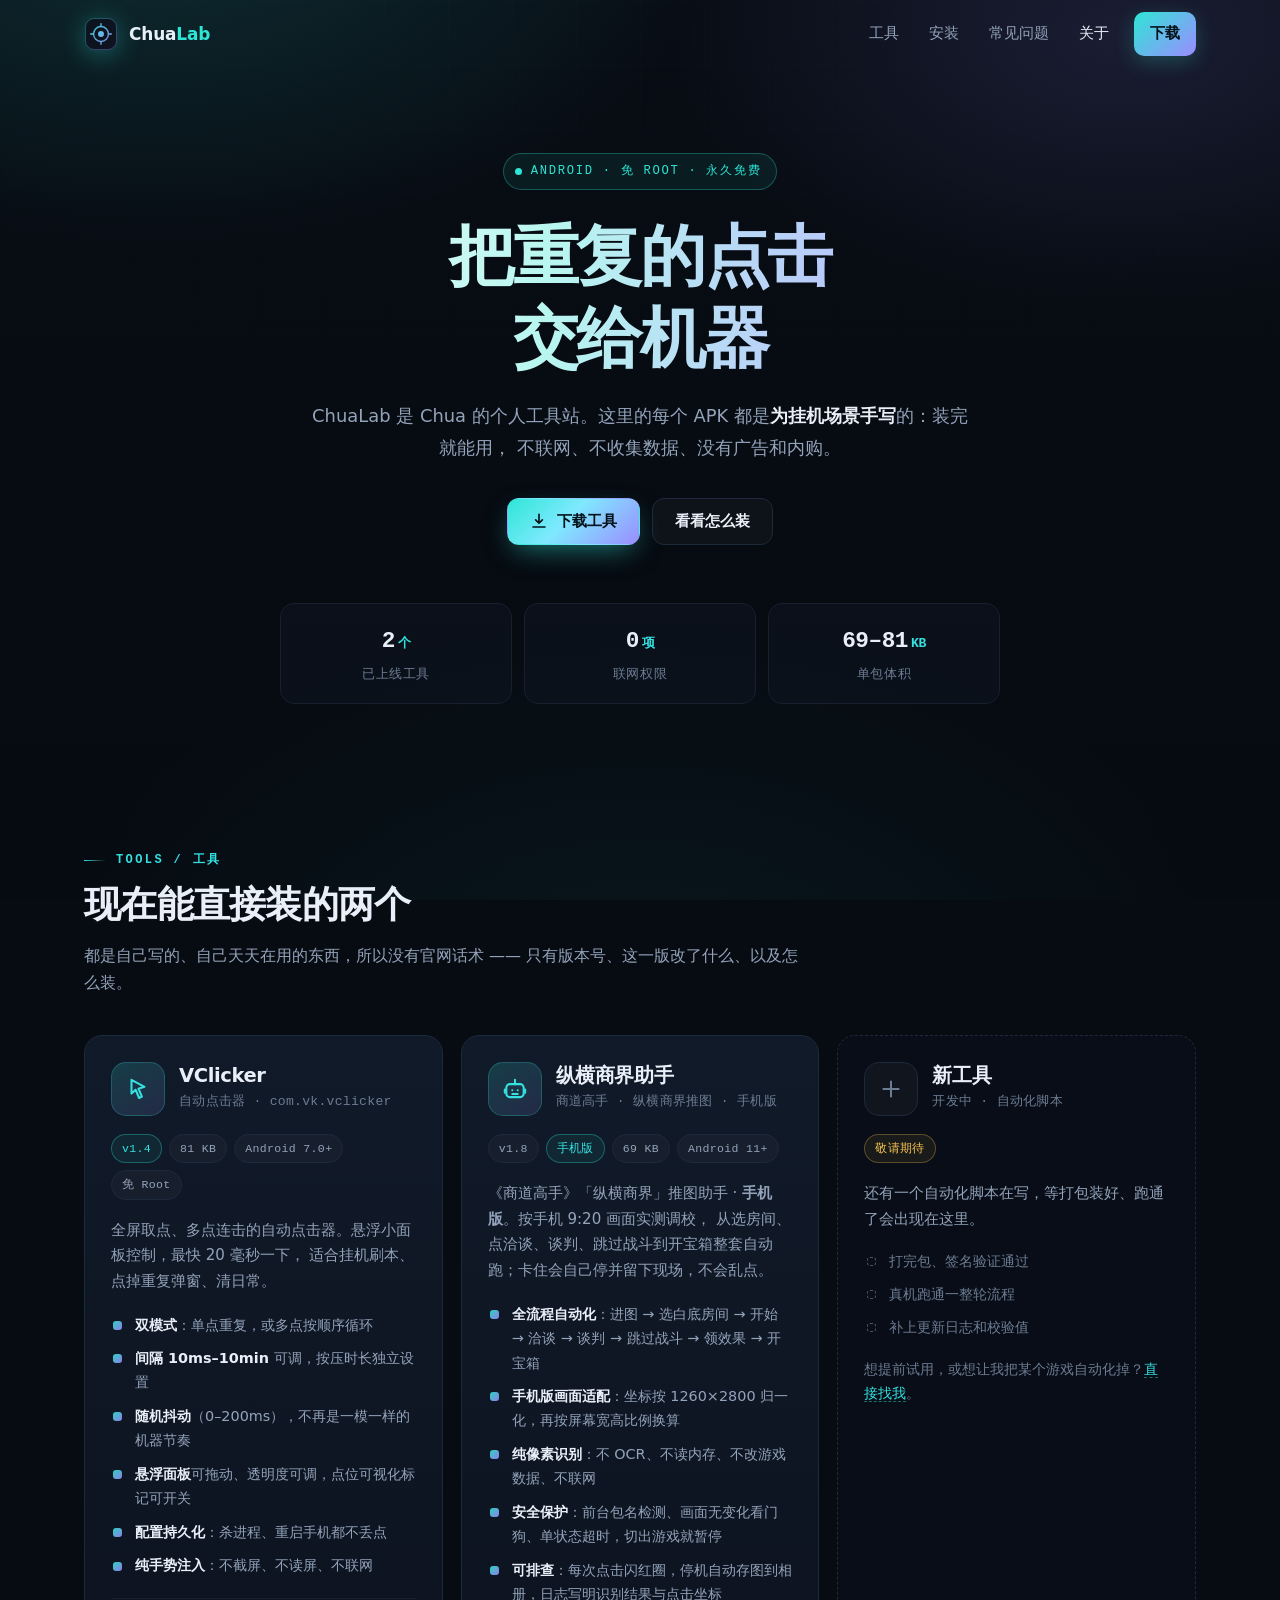
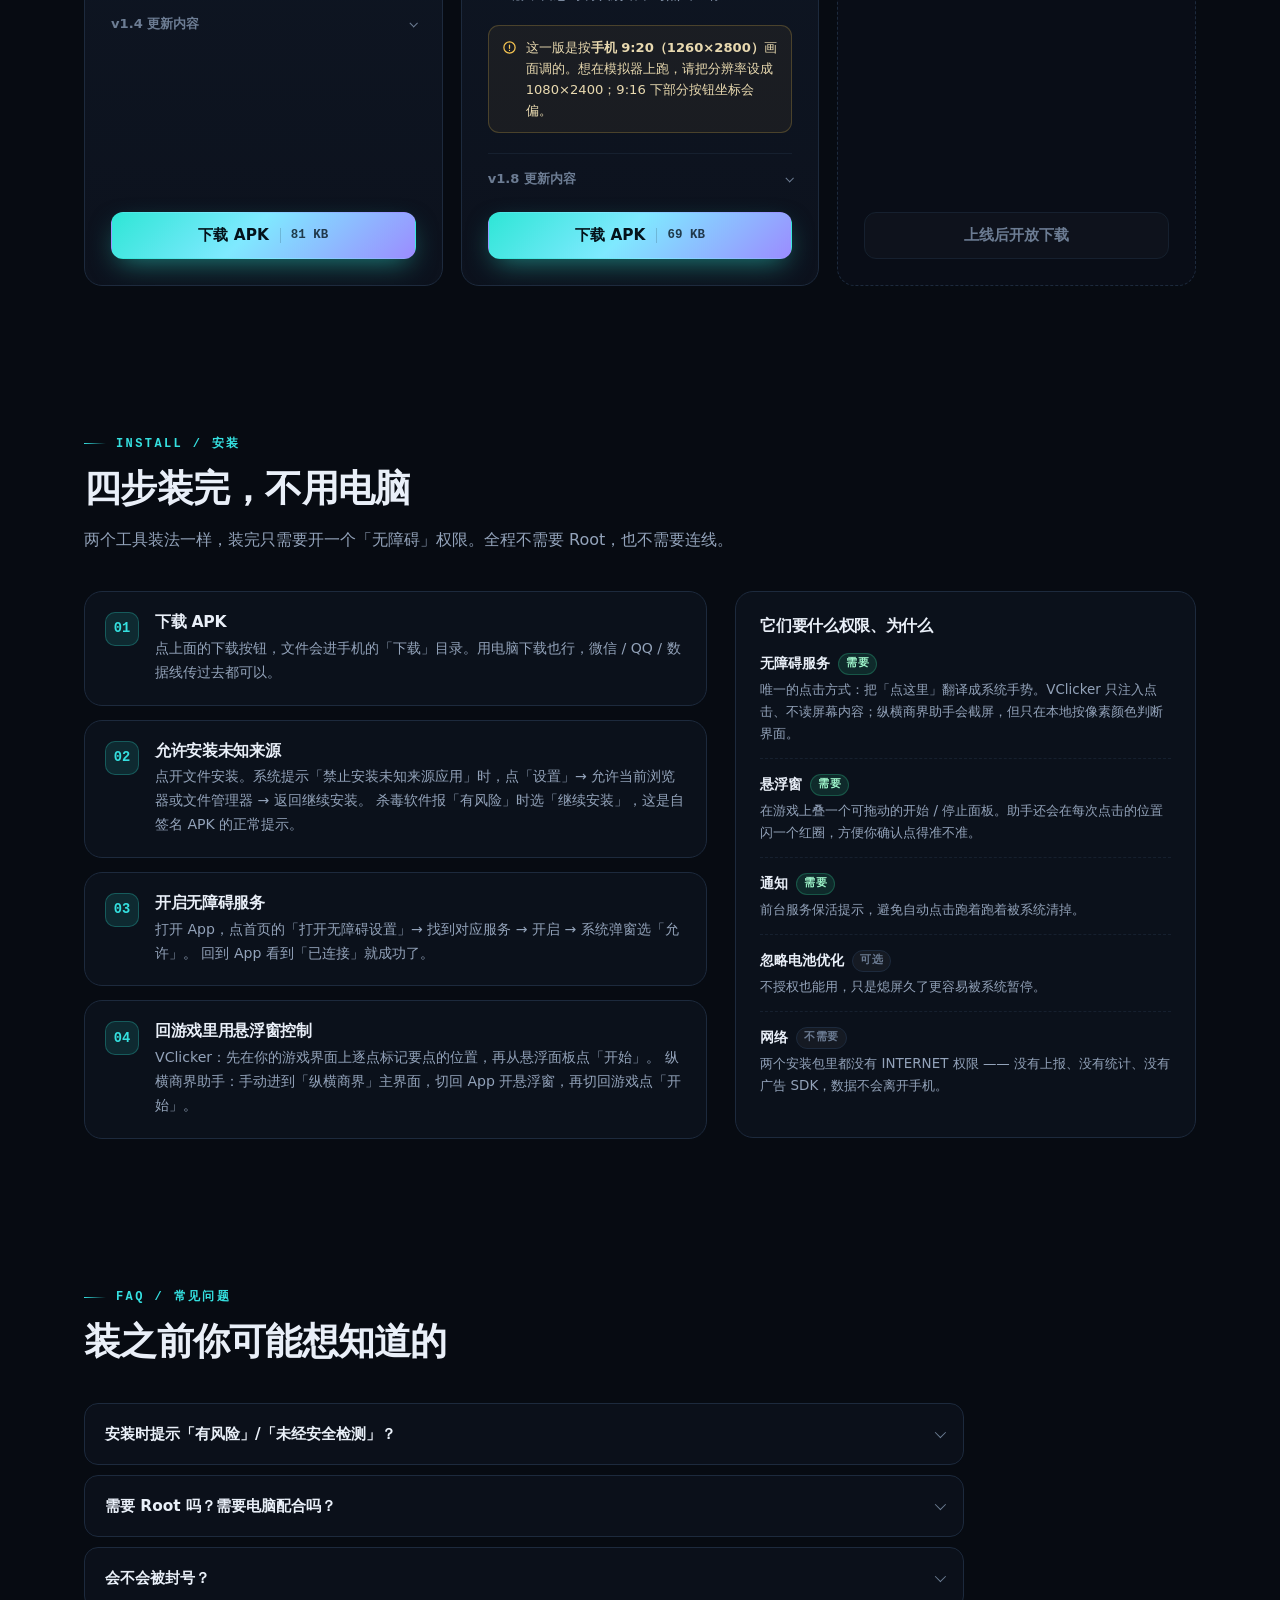
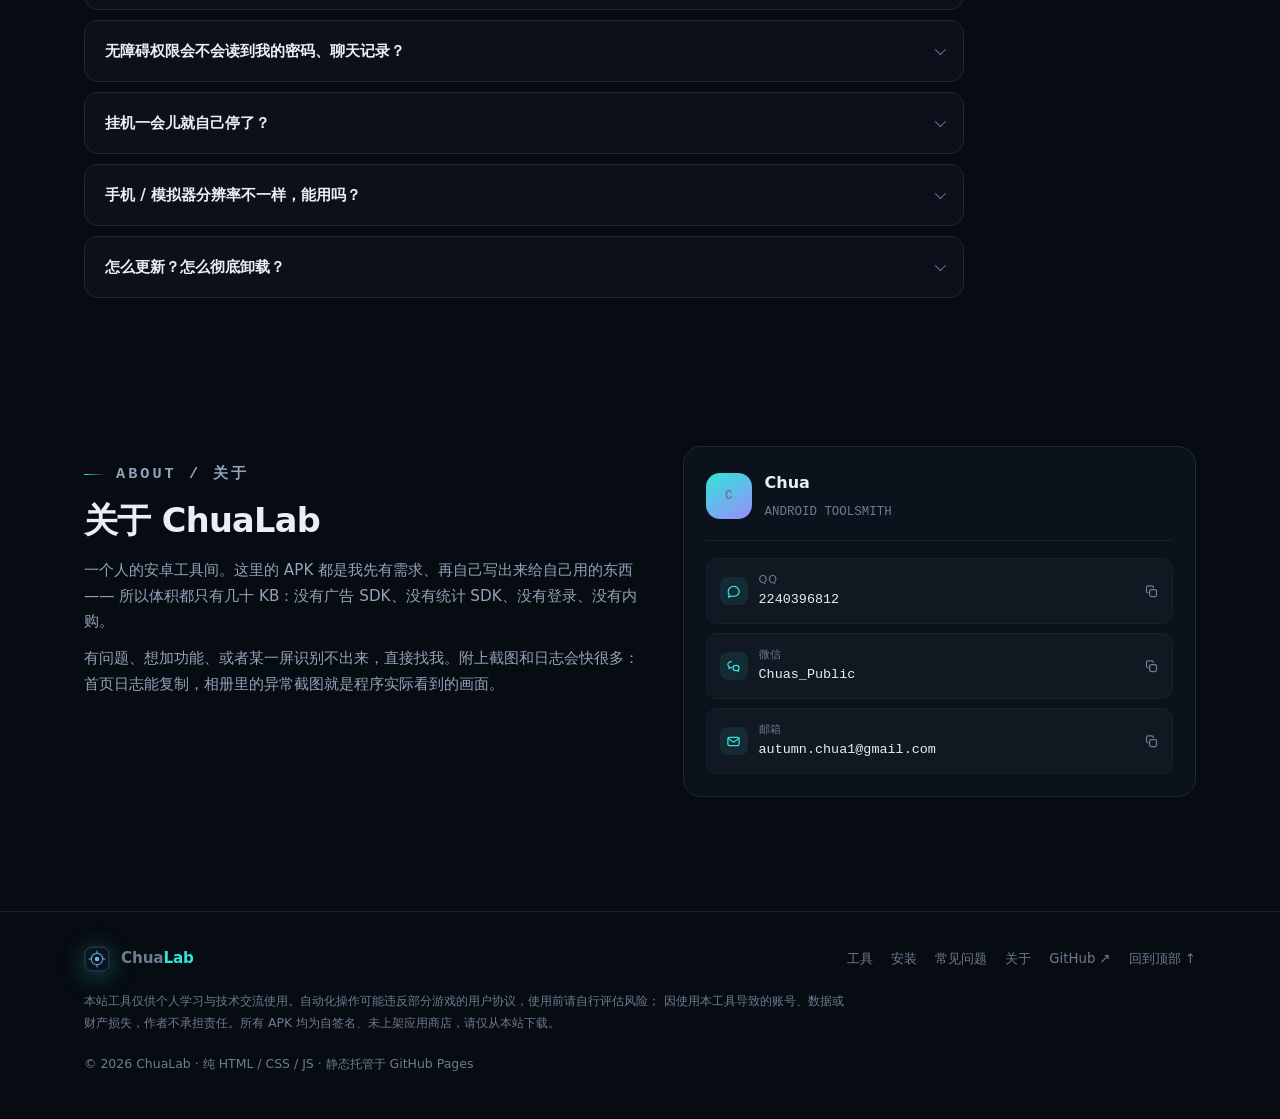
<file: index.html>
<!DOCTYPE html>
<html lang="zh-CN">
<head>
<meta charset="utf-8">
<meta name="viewport" content="width=device-width, initial-scale=1, viewport-fit=cover">
<title>ChuaLab — 安卓游戏工具站 | VClicker · 纵横商界助手</title>
<meta name="description" content="ChuaLab 是 Chua 的个人安卓工具站：免 Root 的自动点击器 VClicker，以及《商道高手》纵横商界推图助手。全部免费、无广告、不联网，APK 直接下载。">
<meta name="theme-color" content="#070b12">
<meta name="color-scheme" content="dark">
<meta name="author" content="Chua">
<link rel="canonical" href="https://robot-chua.github.io/">
<meta property="og:type" content="website">
<meta property="og:site_name" content="ChuaLab">
<meta property="og:url" content="https://robot-chua.github.io/">
<meta property="og:title" content="ChuaLab — 安卓游戏工具站">
<meta property="og:description" content="免 Root 的自动点击器 VClicker、纵横商界推图助手。免费、无广告、不联网，APK 直接下载。">
<meta property="og:image" content="https://robot-chua.github.io/assets/og.png">
<meta property="og:image:width" content="1200">
<meta property="og:image:height" content="630">
<meta property="og:locale" content="zh_CN">
<meta name="twitter:card" content="summary">
<script>document.documentElement.classList.add('js');</script>
<link rel="icon" href="assets/logo.svg" type="image/svg+xml">
<link rel="stylesheet" href="assets/style.css">
<script type="application/ld+json">
{
  "@context": "https://schema.org",
  "@graph": [
    {
      "@type": "WebSite",
      "name": "ChuaLab",
      "url": "https://robot-chua.github.io/",
      "inLanguage": "zh-CN",
      "description": "个人安卓游戏工具站，提供免 Root 的自动点击器与游戏自动化助手。"
    },
    {
      "@type": "SoftwareApplication",
      "name": "VClicker",
      "alternateName": "V点器",
      "applicationCategory": "UtilitiesApplication",
      "operatingSystem": "Android 7.0+",
      "softwareVersion": "1.4",
      "offers": { "@type": "Offer", "price": "0", "priceCurrency": "CNY" },
      "fileSize": "81KB",
      "description": "多点标记、单点重复与顺序循环双模式的安卓自动点击器，间隔最快 20ms，支持随机抖动与悬浮面板。"
    },
    {
      "@type": "SoftwareApplication",
      "name": "纵横商界助手",
      "applicationCategory": "UtilitiesApplication",
      "operatingSystem": "Android 11+",
      "softwareVersion": "1.8",
      "offers": { "@type": "Offer", "price": "0", "priceCurrency": "CNY" },
      "fileSize": "69KB",
      "description": "《商道高手》纵横商界的推图自动化助手，纯像素识别 + 无障碍点击，免 Root。"
    }
  ]
}
</script>
</head>
<body>
<a class="skip-link" href="#tools">跳到工具列表</a>

<!-- ============================ 顶栏 ============================ -->
<header class="site-header">
  <div class="wrap header-inner">
    <a class="brand" href="#top" aria-label="ChuaLab 首页">
      <img class="brand-mark" src="assets/logo.svg" alt="" width="34" height="34" decoding="async">
      <span class="brand-name">Chua<b>Lab</b></span>
    </a>

    <nav class="nav" id="nav" aria-label="主导航">
      <a href="#tools">工具</a>
      <a href="#install">安装</a>
      <a href="#faq">常见问题</a>
      <a href="#about">关于</a>
      <a class="nav-cta" href="#tools">下载</a>
    </nav>

    <button class="nav-toggle" type="button" aria-expanded="false" aria-controls="nav" aria-label="打开菜单">
      <svg viewBox="0 0 24 24" fill="none" stroke="currentColor" stroke-width="2" stroke-linecap="round" aria-hidden="true">
        <path d="M4 7h16M4 12h16M4 17h16"/>
      </svg>
    </button>
  </div>
</header>

<main id="top">

  <!-- ============================ 首屏 ============================ -->
  <section class="hero">
    <div class="wrap">
      <p class="hero-badge"><span class="dot" aria-hidden="true"></span>Android · 免 Root · 永久免费</p>
      <h1>把重复的点击<br>交给机器</h1>
      <p class="hero-sub">
        ChuaLab 是 Chua 的个人工具站。这里的每个 APK 都是<strong>为挂机场景手写</strong>的：装完就能用，
        不联网、不收集数据、没有广告和内购。
      </p>

      <div class="hero-actions">
        <a class="btn btn-primary" href="#tools">
          <svg viewBox="0 0 24 24" fill="none" stroke="currentColor" stroke-width="2.2" stroke-linecap="round" stroke-linejoin="round" aria-hidden="true">
            <path d="M12 3v12m0 0 4.5-4.5M12 15l-4.5-4.5M4 20h16"/>
          </svg>
          下载工具
        </a>
        <a class="btn btn-ghost" href="#install">看看怎么装</a>
      </div>

      <ul class="hero-stats">
        <li><span class="num">2<em>个</em></span><span class="lab">已上线工具</span></li>
        <li><span class="num">0<em>项</em></span><span class="lab">联网权限</span></li>
        <li><span class="num">69–81<em>KB</em></span><span class="lab">单包体积</span></li>
      </ul>
    </div>
  </section>

  <!-- ============================ 工具 ============================ -->
  <section class="section" id="tools">
    <div class="wrap">
      <div class="section-head reveal">
        <p class="eyebrow">Tools / 工具</p>
        <h2>现在能直接装的两个</h2>
        <p class="lead">
          都是自己写的、自己天天在用的东西，所以没有官网话术 —— 只有版本号、这一版改了什么、以及怎么装。
        </p>
      </div>

      <div class="grid grid-tools">

        <!-- ------------------------------ VClicker ------------------------------ -->
        <article class="card reveal">
          <div class="card-head">
            <div class="tool-icon" aria-hidden="true">
              <svg viewBox="0 0 24 24" fill="none" stroke="currentColor" stroke-width="1.9" stroke-linecap="round" stroke-linejoin="round">
                <path d="M6 3.5 18 10l-5.6 1.7L15.6 19l-2.6 1.3-3.2-7.6L6 16.2z"/>
              </svg>
            </div>
            <div class="tool-title">
              <h3>VClicker</h3>
              <p class="sub">自动点击器 · com.vk.vclicker</p>
            </div>
          </div>

          <div class="tag-row">
            <span class="tag is-accent">v1.4</span>
            <span class="tag">81 KB</span>
            <span class="tag">Android 7.0+</span>
            <span class="tag">免 Root</span>
          </div>

          <p class="card-desc">
            全屏取点、多点连击的自动点击器。悬浮小面板控制，最快 20 毫秒一下，
            适合挂机刷本、点掉重复弹窗、清日常。
          </p>

          <ul class="feature-list">
            <li><b>双模式</b>：单点重复，或多点按顺序循环</li>
            <li><b>间隔 10ms–10min</b> 可调，按压时长独立设置</li>
            <li><b>随机抖动</b>（0–200ms），不再是一模一样的机器节奏</li>
            <li><b>悬浮面板</b>可拖动、透明度可调，点位可视化标记可开关</li>
            <li><b>配置持久化</b>：杀进程、重启手机都不丢点</li>
            <li><b>纯手势注入</b>：不截屏、不读屏、不联网</li>
          </ul>

          <details class="changelog">
            <summary>v1.4 更新内容</summary>
            <div class="changelog-body">
              <ul>
                <li>默认参数提速到 20ms 间隔 / 10ms 按压，取消旧的 70ms 速度上限</li>
                <li>新增崩溃现场页：闪退时给出可复制的错误信息，不再是白屏</li>
                <li>旧安装升级后会自动迁移到新的快速默认值（之后以你改的为准）</li>
              </ul>
              <code class="hash">SHA-256 278dcef7baafee5d097243b099587561295865d72f85cc207bb19f9eb8088ee2</code>
            </div>
          </details>

          <div class="card-foot">
            <a class="btn btn-primary btn-block" href="downloads/VClicker-v1.4.apk" download>
              下载 APK<span class="btn-meta">81 KB</span>
            </a>
          </div>
        </article>

        <!-- -------------------------- 纵横商界助手 -------------------------- -->
        <article class="card reveal">
          <div class="card-head">
            <div class="tool-icon" aria-hidden="true">
              <svg viewBox="0 0 24 24" fill="none" stroke="currentColor" stroke-width="1.9" stroke-linecap="round" stroke-linejoin="round">
                <rect x="4" y="7.5" width="16" height="12" rx="3.2"/>
                <path d="M12 3.5v4M9.5 13.2v.02M14.5 13.2v.02M9.5 16.6h5"/>
                <path d="M2.6 12.5v3M21.4 12.5v3"/>
              </svg>
            </div>
            <div class="tool-title">
              <h3>纵横商界助手</h3>
              <p class="sub">商道高手 · 纵横商界推图 · 手机版</p>
            </div>
          </div>

          <div class="tag-row">
            <span class="tag">v1.8</span>
            <span class="tag is-accent">手机版</span>
            <span class="tag">69 KB</span>
            <span class="tag">Android 11+</span>
          </div>

          <p class="card-desc">
            《商道高手》「纵横商界」推图助手 · <b>手机版</b>。按手机 9:20 画面实测调校，
            从选房间、点洽谈、谈判、跳过战斗到开宝箱整套自动跑；卡住会自己停并留下现场，不会乱点。
          </p>

          <ul class="feature-list">
            <li><b>全流程自动化</b>：进图 → 选白底房间 → 开始 → 洽谈 → 谈判 → 跳过战斗 → 领效果 → 开宝箱</li>
            <li><b>手机版画面适配</b>：坐标按 1260×2800 归一化，再按屏幕宽高比例换算</li>
            <li><b>纯像素识别</b>：不 OCR、不读内存、不改游戏数据、不联网</li>
            <li><b>安全保护</b>：前台包名检测、画面无变化看门狗、单状态超时，切出游戏就暂停</li>
            <li><b>可排查</b>：每次点击闪红圈，停机自动存图到相册，日志写明识别结果与点击坐标</li>
          </ul>

          <div class="note">
            <svg viewBox="0 0 24 24" fill="none" stroke="currentColor" stroke-width="2" stroke-linecap="round" stroke-linejoin="round" aria-hidden="true">
              <path d="M12 8.2v5M12 16.6v.02"/><circle cx="12" cy="12" r="9"/>
            </svg>
            <span>这一版是按<b>手机 9:20（1260×2800）</b>画面调的。想在模拟器上跑，请把分辨率设成 1080×2400；9:16 下部分按钮坐标会偏。</span>
          </div>

          <details class="changelog">
            <summary>v1.8 更新内容</summary>
            <div class="changelog-body">
              <ul>
                <li>地图判定改成「陆地 + 海水」一起算，大片是海的地图不再报「未识别界面」</li>
                <li>大区列表 → 区域地图 → 公司架构 → 洽谈 / 谈判 → 跳过战斗 → 开宝箱，整条链路打通</li>
                <li>15 张手机截图实测界面判定全对（最低地图 0.39，最高非地图 0.12，阈值 0.25 很安全）</li>
              </ul>
              <code class="hash">SHA-256 27e9dd75332c2f8344dfabbd82e46109b5f33c24ec09d53207ca1e10249eeadb</code>
            </div>
          </details>

          <div class="card-foot">
            <a class="btn btn-primary btn-block" href="downloads/ZonghengHelper-v1.8.apk" download>
              下载 APK<span class="btn-meta">69 KB</span>
            </a>
          </div>
        </article>

        <!-- ----------------------------- 占位卡 ----------------------------- -->
        <article class="card is-soon reveal">
          <div class="card-head">
            <div class="tool-icon is-muted" aria-hidden="true">
              <svg viewBox="0 0 24 24" fill="none" stroke="currentColor" stroke-width="1.9" stroke-linecap="round" stroke-linejoin="round">
                <path d="M12 5v14M5 12h14"/>
              </svg>
            </div>
            <div class="tool-title">
              <h3>新工具</h3>
              <p class="sub">开发中 · 自动化脚本</p>
            </div>
          </div>

          <div class="tag-row">
            <span class="tag is-gold">敬请期待</span>
          </div>

          <p class="card-desc">
            还有一个自动化脚本在写，等打包装好、跑通了会出现在这里。
          </p>

          <ul class="soon-list">
            <li>打完包、签名验证通过</li>
            <li>真机跑通一整轮流程</li>
            <li>补上更新日志和校验值</li>
          </ul>

          <p class="card-desc soon-hint">想提前试用，或想让我把某个游戏自动化掉？<a href="#about">直接找我</a>。</p>

          <div class="card-foot">
            <span class="btn btn-block is-disabled" aria-disabled="true">上线后开放下载</span>
          </div>
        </article>

      </div>
    </div>
  </section>

  <!-- ============================ 安装 ============================ -->
  <section class="section" id="install">
    <div class="wrap">
      <div class="section-head reveal">
        <p class="eyebrow">Install / 安装</p>
        <h2>四步装完，不用电脑</h2>
        <p class="lead">两个工具装法一样，装完只需要开一个「无障碍」权限。全程不需要 Root，也不需要连线。</p>
      </div>

      <div class="split">
        <ol class="steps reveal">
          <li class="step">
            <span class="step-num">01</span>
            <div>
              <h3>下载 APK</h3>
              <p>点上面的下载按钮，文件会进手机的「下载」目录。用电脑下载也行，微信 / QQ / 数据线传过去都可以。</p>
            </div>
          </li>
          <li class="step">
            <span class="step-num">02</span>
            <div>
              <h3>允许安装未知来源</h3>
              <p>点开文件安装。系统提示「禁止安装未知来源应用」时，点「设置」→ 允许当前浏览器或文件管理器 → 返回继续安装。
                 杀毒软件报「有风险」时选「继续安装」，这是自签名 APK 的正常提示。</p>
            </div>
          </li>
          <li class="step">
            <span class="step-num">03</span>
            <div>
              <h3>开启无障碍服务</h3>
              <p>打开 App，点首页的「打开无障碍设置」→ 找到对应服务 → 开启 → 系统弹窗选「允许」。
                 回到 App 看到「已连接」就成功了。</p>
            </div>
          </li>
          <li class="step">
            <span class="step-num">04</span>
            <div>
              <h3>回游戏里用悬浮窗控制</h3>
              <p>VClicker：先在你的游戏界面上逐点标记要点的位置，再从悬浮面板点「开始」。
                 纵横商界助手：手动进到「纵横商界」主界面，切回 App 开悬浮窗，再切回游戏点「开始」。</p>
            </div>
          </li>
        </ol>

        <aside class="panel-box reveal">
          <h3>它们要什么权限、为什么</h3>
          <dl class="perm-list">
            <div class="perm">
              <dt>无障碍服务 <span class="dot-tag yes">需要</span></dt>
              <dd>唯一的点击方式：把「点这里」翻译成系统手势。VClicker 只注入点击、不读屏幕内容；纵横商界助手会截屏，但只在本地按像素颜色判断界面。</dd>
            </div>
            <div class="perm">
              <dt>悬浮窗 <span class="dot-tag yes">需要</span></dt>
              <dd>在游戏上叠一个可拖动的开始 / 停止面板。助手还会在每次点击的位置闪一个红圈，方便你确认点得准不准。</dd>
            </div>
            <div class="perm">
              <dt>通知 <span class="dot-tag yes">需要</span></dt>
              <dd>前台服务保活提示，避免自动点击跑着跑着被系统清掉。</dd>
            </div>
            <div class="perm">
              <dt>忽略电池优化 <span class="dot-tag no">可选</span></dt>
              <dd>不授权也能用，只是熄屏久了更容易被系统暂停。</dd>
            </div>
            <div class="perm">
              <dt>网络 <span class="dot-tag no">不需要</span></dt>
              <dd>两个安装包里都没有 INTERNET 权限 —— 没有上报、没有统计、没有广告 SDK，数据不会离开手机。</dd>
            </div>
          </dl>
        </aside>
      </div>
    </div>
  </section>

  <!-- ============================ 常见问题 ============================ -->
  <section class="section" id="faq">
    <div class="wrap">
      <div class="section-head reveal">
        <p class="eyebrow">FAQ / 常见问题</p>
        <h2>装之前你可能想知道的</h2>
      </div>

      <div class="faq reveal">
        <details class="faq-item">
          <summary>安装时提示「有风险」/「未经安全检测」？</summary>
          <div class="faq-body">
            <p>正常现象。APK 是自签名、没有上架任何应用商店，所以不会有厂商的安全认证和备案信息。点「继续安装 / 仍要安装」即可。</p>
            <p>如果你比较谨慎，可以<b>先断网再装</b>：两个 App 都没有联网权限，断网安装不影响任何功能，装完再联网。</p>
          </div>
        </details>

        <details class="faq-item">
          <summary>需要 Root 吗？需要电脑配合吗？</summary>
          <div class="faq-body">
            <p>都不需要。全部基于安卓系统的无障碍服务（AccessibilityService）实现，用的是系统公开能力：截屏 + 注入点击手势。</p>
            <p>也不用装框架、不用开 USB 调试。手机或模拟器（MuMu、雷电等）都可以。</p>
          </div>
        </details>

        <details class="faq-item">
          <summary>会不会被封号？</summary>
          <div class="faq-body">
            <p><b>有风险。</b>这类工具本质上是模拟人手点击来做自动化，是否允许取决于游戏的用户协议。部分游戏会检测异常点击节奏并处罚。</p>
            <p>建议只在单机、自建或小号场景使用，并控制运行时长与频率。因使用本站工具导致的账号、数据或财产损失，作者不承担责任。</p>
          </div>
        </details>

        <details class="faq-item">
          <summary>无障碍权限会不会读到我的密码、聊天记录？</summary>
          <div class="faq-body">
            <p><b>VClicker</b>：只调用手势注入接口按坐标点击，不读取屏幕内容、不抓取界面文本。</p>
            <p><b>纵横商界助手</b>：会截屏，但图片只在内存里按像素颜色判断「当前是哪个界面」，不上传服务器、不会被读到屏幕上别的内容。只有你手动点「保存当前画面到相册」时才会写一张图，或异常停机时自动存一张到相册。</p>
            <p>两者都没有 INTERNET 权限，装完可以把手机流量 / Wi-Fi 关掉验证。</p>
          </div>
        </details>

        <details class="faq-item">
          <summary>挂机一会儿就自己停了？</summary>
          <div class="faq-body">
            <p>大概率是保护机制在起作用，而不是卡死：连续约 1 分钟画面完全没变化、同一界面卡超过 3 分钟、连续 9 次点房间都没反应，都会主动停机。</p>
            <p>打开 App 首页看日志最后几条，或看相册里自动保存的 <code>异常_*.png</code>。把那张图发给我，我按真实画面修识别规则。</p>
          </div>
        </details>

        <details class="faq-item">
          <summary>手机 / 模拟器分辨率不一样，能用吗？</summary>
          <div class="faq-body">
            <p><b>VClicker</b>：点位是你在自己屏幕上取的，天生适配任意分辨率。</p>
            <p><b>纵横商界助手</b>：坐标按 1260×2800 量、再按屏幕宽高比例换算，9:16 和 9:20 都支持；不过「公司架构」的 3×3 房间格仍建议 9:20。模拟器设成 1080×2400 最稳。</p>
          </div>
        </details>

        <details class="faq-item">
          <summary>怎么更新？怎么彻底卸载？</summary>
          <div class="faq-body">
            <p>直接安装新版本覆盖即可（签名一致），设置和点位都会保留，不用先卸载。</p>
            <p>卸载和普通 App 一样。助手写在 app 私有目录里的日志和截图，卸载时会一起清掉。</p>
          </div>
        </details>
      </div>
    </div>
  </section>

  <!-- ============================ 关于 ============================ -->
  <section class="section" id="about">
    <div class="wrap about">
      <div class="about-text reveal">
        <p class="eyebrow">About / 关于</p>
        <h2>关于 ChuaLab</h2>
        <p>
          一个人的安卓工具间。这里的 APK 都是我先有需求、再自己写出来给自己用的东西 ——
          所以体积都只有几十 KB：没有广告 SDK、没有统计 SDK、没有登录、没有内购。
        </p>
        <p>
          有问题、想加功能、或者某一屏识别不出来，直接找我。附上截图和日志会快很多：
          首页日志能复制，相册里的异常截图就是程序实际看到的画面。
        </p>
      </div>

      <aside class="contact-card reveal">
        <div class="who">
          <span class="avatar" aria-hidden="true">C</span>
          <div>
            <b>Chua</b>
            <span>ANDROID TOOLSMITH</span>
          </div>
        </div>
        <div class="contact-list">
          <button class="contact-row" type="button" data-copy="2240396812" aria-label="复制 QQ 号 2240396812">
            <span class="ico" aria-hidden="true">
              <svg viewBox="0 0 24 24" fill="none" stroke="currentColor" stroke-width="2" stroke-linecap="round" stroke-linejoin="round">
                <path d="M21 11.5a8.4 8.4 0 0 1-8.5 8.3 9 9 0 0 1-3.2-.6L4 21l1.2-3.7a8 8 0 0 1-1.7-5.1A8.4 8.4 0 0 1 12 4a8.4 8.4 0 0 1 9 7.5z"/>
              </svg>
            </span>
            <span class="info"><span class="lab">QQ</span><span class="val">2240396812</span></span>
            <span class="copy-hint" aria-hidden="true">
              <svg viewBox="0 0 24 24" fill="none" stroke="currentColor" stroke-width="2" stroke-linecap="round" stroke-linejoin="round">
                <rect x="9" y="9" width="11" height="11" rx="2.4"/><path d="M15 5.4A2.4 2.4 0 0 0 12.6 3H6.4A2.4 2.4 0 0 0 4 5.4v6.2A2.4 2.4 0 0 0 6.4 14"/>
              </svg>
            </span>
          </button>

          <button class="contact-row" type="button" data-copy="Chuas_Public" aria-label="复制微信号 Chuas_Public">
            <span class="ico" aria-hidden="true">
              <svg viewBox="0 0 24 24" fill="none" stroke="currentColor" stroke-width="2" stroke-linecap="round" stroke-linejoin="round">
                <path d="M8.5 4C5.4 4 3 6.1 3 8.7c0 1.5.8 2.8 2.1 3.7L4.6 15l2.5-1.3c.5.1 1 .2 1.5.2"/>
                <path d="M21 14.4c0-2.3-2.2-4.2-4.9-4.2s-4.9 1.9-4.9 4.2 2.2 4.2 4.9 4.2c.6 0 1.2-.1 1.7-.2L20 19.7l-.6-2.2c1-.8 1.6-1.9 1.6-3.1z"/>
              </svg>
            </span>
            <span class="info"><span class="lab">微信</span><span class="val">Chuas_Public</span></span>
            <span class="copy-hint" aria-hidden="true">
              <svg viewBox="0 0 24 24" fill="none" stroke="currentColor" stroke-width="2" stroke-linecap="round" stroke-linejoin="round">
                <rect x="9" y="9" width="11" height="11" rx="2.4"/><path d="M15 5.4A2.4 2.4 0 0 0 12.6 3H6.4A2.4 2.4 0 0 0 4 5.4v6.2A2.4 2.4 0 0 0 6.4 14"/>
              </svg>
            </span>
          </button>

          <button class="contact-row" type="button" data-copy="autumn.chua1@gmail.com" aria-label="复制邮箱 autumn.chua1@gmail.com">
            <span class="ico" aria-hidden="true">
              <svg viewBox="0 0 24 24" fill="none" stroke="currentColor" stroke-width="2" stroke-linecap="round" stroke-linejoin="round">
                <rect x="3" y="5.5" width="18" height="13" rx="2.6"/><path d="m3.8 7.2 7.1 5.2a2 2 0 0 0 2.2 0l7.1-5.2"/>
              </svg>
            </span>
            <span class="info"><span class="lab">邮箱</span><span class="val">autumn.chua1@gmail.com</span></span>
            <span class="copy-hint" aria-hidden="true">
              <svg viewBox="0 0 24 24" fill="none" stroke="currentColor" stroke-width="2" stroke-linecap="round" stroke-linejoin="round">
                <rect x="9" y="9" width="11" height="11" rx="2.4"/><path d="M15 5.4A2.4 2.4 0 0 0 12.6 3H6.4A2.4 2.4 0 0 0 4 5.4v6.2A2.4 2.4 0 0 0 6.4 14"/>
              </svg>
            </span>
          </button>
        </div>
      </aside>
    </div>
  </section>

</main>

<!-- ============================ 页脚 ============================ -->
<footer class="site-footer">
  <div class="wrap">
    <div class="footer-inner">
      <a class="brand" href="#top">
        <img class="brand-mark" src="assets/logo.svg" alt="" width="26" height="26" loading="lazy" decoding="async">
        <span class="brand-name">Chua<b>Lab</b></span>
      </a>
      <nav class="footer-links" aria-label="页脚导航">
        <a href="#tools">工具</a>
        <a href="#install">安装</a>
        <a href="#faq">常见问题</a>
        <a href="#about">关于</a>
        <a href="https://github.com/Robot-Chua/Robot-Chua.github.io" target="_blank" rel="noopener">GitHub ↗</a>
        <a href="#top">回到顶部 ↑</a>
      </nav>
    </div>
    <p class="disclaimer">
      本站工具仅供个人学习与技术交流使用。自动化操作可能违反部分游戏的用户协议，使用前请自行评估风险；
      因使用本工具导致的账号、数据或财产损失，作者不承担责任。所有 APK 均为自签名、未上架应用商店，请仅从本站下载。
    </p>
    <p class="disclaimer">© <span data-year>2026</span> ChuaLab · 纯 HTML / CSS / JS · 静态托管于 GitHub Pages</p>
  </div>
</footer>

<div class="toast" id="toast" role="status" aria-live="polite"></div>

<script src="assets/app.js" defer></script>
</body>
</html>
</file>
<file: assets/style.css>
/* ==========================================================================
   ChuaLab — 深色游戏风样式
   纯手写 CSS，无框架、无外部字体/CDN 依赖，可离线打开
   ========================================================================== */

/* ---------------------------------------------------------------- tokens */
:root {
  --bg: #070b12;
  --bg-soft: #0a1018;
  --panel: #0f1622;
  --panel-2: #121c2b;
  --line: #1d2a3d;
  --line-soft: #16202f;

  --text: #e9eff8;
  --dim: #93a3ba;
  --muted: #6c7c93;

  --cyan: #2ee6d6;
  --violet: #9b8cff;
  --accent: #35e0e0;
  --gold: #f5c451;

  --radius: 18px;
  --radius-sm: 12px;
  --max: 1160px;

  --font-sans: -apple-system, BlinkMacSystemFont, "Segoe UI Variable Text", "Segoe UI",
    "PingFang SC", "Hiragino Sans GB", "Microsoft YaHei", system-ui, sans-serif;
  --font-mono: ui-monospace, "SFMono-Regular", "Cascadia Mono", "JetBrains Mono",
    Consolas, "Liberation Mono", monospace;
}

/* ------------------------------------------------------------------ base */
*,
*::before,
*::after {
  box-sizing: border-box;
}

html {
  -webkit-text-size-adjust: 100%;
  scroll-behavior: smooth;
}

body {
  margin: 0;
  min-height: 100vh;
  background: var(--bg);
  color: var(--text);
  font-family: var(--font-sans);
  font-size: 16px;
  line-height: 1.7;
  -webkit-font-smoothing: antialiased;
  overflow-x: hidden;
}

/* 背景光晕 + 网格，纯 CSS，不占带宽 */
body::before {
  content: "";
  position: fixed;
  inset: 0;
  z-index: -2;
  pointer-events: none;
  background:
    radial-gradient(900px 520px at 12% -8%, rgba(46, 230, 214, 0.14), transparent 62%),
    radial-gradient(760px 460px at 88% 4%, rgba(155, 140, 255, 0.13), transparent 60%),
    radial-gradient(1000px 700px at 50% 118%, rgba(46, 230, 214, 0.07), transparent 65%),
    linear-gradient(180deg, #080d15 0%, var(--bg) 45%, #060a11 100%);
}

body::after {
  content: "";
  position: fixed;
  inset: 0;
  z-index: -1;
  pointer-events: none;
  opacity: 0.35;
  background-image:
    linear-gradient(rgba(120, 160, 200, 0.055) 1px, transparent 1px),
    linear-gradient(90deg, rgba(120, 160, 200, 0.055) 1px, transparent 1px);
  background-size: 64px 64px;
  mask-image: radial-gradient(ellipse 90% 60% at 50% 0%, #000 20%, transparent 78%);
  -webkit-mask-image: radial-gradient(ellipse 90% 60% at 50% 0%, #000 20%, transparent 78%);
}

img,
svg {
  display: block;
  max-width: 100%;
}

a {
  color: inherit;
  text-decoration: none;
}

h1,
h2,
h3,
h4 {
  margin: 0;
  line-height: 1.25;
  letter-spacing: -0.02em;
  font-weight: 800;
}

p {
  margin: 0;
}

ul,
ol {
  margin: 0;
  padding: 0;
  list-style: none;
}

code {
  font-family: var(--font-mono);
  font-size: 0.86em;
}

::selection {
  background: rgba(46, 230, 214, 0.28);
  color: #fff;
}

:focus-visible {
  outline: 2px solid var(--cyan);
  outline-offset: 3px;
  border-radius: 6px;
}

.wrap {
  width: 100%;
  max-width: var(--max);
  margin: 0 auto;
  padding: 0 24px;
}

.skip-link {
  position: absolute;
  left: 16px;
  top: -60px;
  z-index: 100;
  padding: 10px 16px;
  border-radius: 10px;
  background: var(--cyan);
  color: #04121a;
  font-weight: 700;
  transition: top 0.2s ease;
}

.skip-link:focus {
  top: 16px;
}

/* ---------------------------------------------------------------- header */
.site-header {
  position: sticky;
  top: 0;
  z-index: 50;
  border-bottom: 1px solid transparent;
  transition: background 0.25s ease, border-color 0.25s ease, backdrop-filter 0.25s ease;
}

.site-header.is-scrolled {
  background: rgba(7, 11, 18, 0.82);
  border-bottom-color: var(--line-soft);
  backdrop-filter: blur(14px) saturate(140%);
  -webkit-backdrop-filter: blur(14px) saturate(140%);
}

.header-inner {
  display: flex;
  align-items: center;
  justify-content: space-between;
  gap: 20px;
  height: 68px;
}

.brand {
  display: inline-flex;
  align-items: center;
  gap: 11px;
  font-weight: 800;
  font-size: 1.06rem;
  letter-spacing: -0.01em;
}

.brand-mark {
  width: 34px;
  height: 34px;
  flex: 0 0 auto;
  filter: drop-shadow(0 4px 12px rgba(46, 230, 214, 0.35));
}

.brand-name b {
  color: var(--cyan);
  font-weight: 800;
}

.nav {
  display: flex;
  align-items: center;
  gap: 4px;
}

.nav a {
  padding: 9px 13px;
  border-radius: 10px;
  color: var(--dim);
  font-size: 0.94rem;
  font-weight: 500;
  transition: color 0.16s ease, background 0.16s ease;
}

.nav a:hover {
  color: var(--text);
  background: rgba(255, 255, 255, 0.05);
}

.nav a.is-active {
  color: var(--text);
}

.nav .nav-cta {
  margin-left: 8px;
  padding: 9px 16px;
  color: #04121a;
  font-weight: 700;
  background: linear-gradient(135deg, var(--cyan), var(--violet));
  box-shadow: 0 6px 20px rgba(46, 230, 214, 0.22);
}

.nav .nav-cta:hover {
  color: #04121a;
  filter: brightness(1.06);
}

.nav-toggle {
  display: none;
  width: 42px;
  height: 42px;
  padding: 0;
  border: 1px solid var(--line);
  border-radius: 12px;
  background: rgba(255, 255, 255, 0.03);
  color: var(--text);
  cursor: pointer;
}

.nav-toggle svg {
  width: 20px;
  height: 20px;
  margin: 0 auto;
}

/* ------------------------------------------------------------------ hero */
.hero {
  position: relative;
  padding: 84px 0 72px;
  text-align: center;
}

.hero-badge {
  display: inline-flex;
  align-items: center;
  gap: 9px;
  margin-bottom: 26px;
  padding: 7px 15px 7px 11px;
  border: 1px solid rgba(46, 230, 214, 0.3);
  border-radius: 999px;
  background: rgba(46, 230, 214, 0.07);
  color: var(--cyan);
  font-family: var(--font-mono);
  font-size: 0.76rem;
  letter-spacing: 0.14em;
  text-transform: uppercase;
}

.hero-badge .dot {
  width: 7px;
  height: 7px;
  border-radius: 50%;
  background: var(--cyan);
  box-shadow: 0 0 0 0 rgba(46, 230, 214, 0.6);
  animation: pulse 2.4s ease-out infinite;
}

@keyframes pulse {
  0% { box-shadow: 0 0 0 0 rgba(46, 230, 214, 0.55); }
  70% { box-shadow: 0 0 0 9px rgba(46, 230, 214, 0); }
  100% { box-shadow: 0 0 0 0 rgba(46, 230, 214, 0); }
}

.hero h1 {
  font-size: clamp(2.35rem, 6.4vw, 4.1rem);
  letter-spacing: -0.035em;
  background: linear-gradient(96deg, #ffffff 8%, #b8f6f0 42%, #b9aeff 82%);
  -webkit-background-clip: text;
  background-clip: text;
  color: transparent;
}

.hero-sub {
  max-width: 660px;
  margin: 20px auto 0;
  color: var(--dim);
  font-size: clamp(1rem, 2.2vw, 1.12rem);
  line-height: 1.8;
}

.hero-sub strong {
  color: var(--text);
  font-weight: 600;
}

.hero-actions {
  display: flex;
  flex-wrap: wrap;
  justify-content: center;
  gap: 12px;
  margin-top: 34px;
}

.hero-stats {
  display: grid;
  grid-template-columns: repeat(3, minmax(0, 1fr));
  gap: 12px;
  max-width: 720px;
  margin: 58px auto 0;
  padding: 0;
}

.hero-stats li {
  padding: 18px 14px;
  border: 1px solid var(--line-soft);
  border-radius: 14px;
  background: rgba(15, 22, 34, 0.55);
}

.hero-stats .num {
  display: block;
  font-family: var(--font-mono);
  font-size: 1.42rem;
  font-weight: 700;
  color: var(--text);
  letter-spacing: -0.02em;
}

.hero-stats .num em {
  font-style: normal;
  font-size: 0.82rem;
  color: var(--accent);
  margin-left: 3px;
}

.hero-stats .lab {
  display: block;
  margin-top: 3px;
  color: var(--muted);
  font-size: 0.8rem;
  letter-spacing: 0.04em;
}

/* ---------------------------------------------------------------- button */
.btn {
  display: inline-flex;
  align-items: center;
  justify-content: center;
  gap: 9px;
  padding: 13px 22px;
  border: 1px solid transparent;
  border-radius: var(--radius-sm);
  font: inherit;
  font-weight: 700;
  font-size: 0.96rem;
  line-height: 1.2;
  cursor: pointer;
  transition: transform 0.16s ease, filter 0.16s ease, background 0.16s ease,
    border-color 0.16s ease, box-shadow 0.16s ease;
  white-space: nowrap;
}

.btn svg {
  width: 18px;
  height: 18px;
  flex: 0 0 auto;
}

.btn-primary {
  color: #04121a;
  background: linear-gradient(135deg, var(--cyan) 0%, #7fe9ff 45%, var(--violet) 100%);
  box-shadow: 0 10px 28px -8px rgba(46, 230, 214, 0.55);
}

.btn-primary:hover {
  transform: translateY(-2px);
  filter: brightness(1.05);
  box-shadow: 0 16px 34px -10px rgba(46, 230, 214, 0.62);
}

.btn-primary:active {
  transform: translateY(0);
}

.btn-ghost {
  color: var(--text);
  border-color: var(--line);
  background: rgba(255, 255, 255, 0.03);
}

.btn-ghost:hover {
  border-color: rgba(46, 230, 214, 0.42);
  background: rgba(46, 230, 214, 0.07);
  transform: translateY(-2px);
}

.btn-block {
  width: 100%;
}

.btn .btn-meta {
  padding-left: 10px;
  margin-left: 2px;
  border-left: 1px solid rgba(4, 18, 26, 0.22);
  font-family: var(--font-mono);
  font-size: 0.78rem;
  font-weight: 600;
  opacity: 0.78;
}

.btn.is-disabled {
  cursor: not-allowed;
  color: var(--muted);
  border-color: var(--line-soft);
  background: rgba(255, 255, 255, 0.02);
  box-shadow: none;
  transform: none;
  filter: none;
}

/* --------------------------------------------------------------- section */
.section {
  padding: 74px 0;
  scroll-margin-top: 84px;
}

.section-head {
  max-width: 720px;
  margin-bottom: 38px;
}

.eyebrow {
  display: flex;
  align-items: center;
  gap: 10px;
  margin-bottom: 12px;
  color: var(--accent);
  font-family: var(--font-mono);
  font-size: 0.75rem;
  font-weight: 600;
  letter-spacing: 0.2em;
  text-transform: uppercase;
}

.eyebrow::before {
  content: "";
  width: 22px;
  height: 1px;
  background: linear-gradient(90deg, var(--accent), transparent);
}

.section-head h2 {
  font-size: clamp(1.7rem, 3.6vw, 2.3rem);
}

.section-head .lead {
  margin-top: 14px;
  color: var(--dim);
  font-size: 1rem;
}

/* ----------------------------------------------------------------- cards */
.grid {
  display: grid;
  gap: 18px;
}

.grid-tools {
  grid-template-columns: repeat(auto-fit, minmax(320px, 1fr));
}

.card {
  position: relative;
  display: flex;
  flex-direction: column;
  gap: 18px;
  padding: 26px;
  border: 1px solid var(--line);
  border-radius: var(--radius);
  background:
    linear-gradient(180deg, rgba(18, 28, 43, 0.92), rgba(13, 19, 30, 0.94));
  overflow: hidden;
  transition: transform 0.22s ease, border-color 0.22s ease, box-shadow 0.22s ease;
}

.card::before {
  content: "";
  position: absolute;
  inset: 0 0 auto 0;
  height: 1px;
  background: linear-gradient(90deg, transparent, rgba(46, 230, 214, 0.5), transparent);
  opacity: 0;
  transition: opacity 0.22s ease;
}

.card:hover {
  transform: translateY(-4px);
  border-color: rgba(46, 230, 214, 0.34);
  box-shadow: 0 24px 48px -26px rgba(46, 230, 214, 0.34);
}

.card:hover::before {
  opacity: 1;
}

.card.is-soon {
  border-style: dashed;
  border-color: var(--line);
  background: rgba(12, 18, 28, 0.55);
}

.card.is-soon:hover {
  transform: none;
  border-color: var(--line);
  box-shadow: none;
}

.card-head {
  display: flex;
  align-items: center;
  gap: 14px;
}

.tool-icon {
  display: grid;
  place-items: center;
  width: 54px;
  height: 54px;
  flex: 0 0 auto;
  border: 1px solid rgba(46, 230, 214, 0.24);
  border-radius: 15px;
  background: linear-gradient(150deg, rgba(46, 230, 214, 0.18), rgba(155, 140, 255, 0.14));
  color: var(--accent);
}

.tool-icon svg {
  width: 26px;
  height: 26px;
}

.tool-icon.is-muted {
  border-color: var(--line);
  background: rgba(255, 255, 255, 0.03);
  color: var(--muted);
}

.tool-title {
  min-width: 0;
}

.tool-title h3 {
  font-size: 1.22rem;
}

.tool-title .sub {
  margin-top: 3px;
  color: var(--muted);
  font-size: 0.82rem;
  font-family: var(--font-mono);
  letter-spacing: 0.02em;
}

.tag-row {
  display: flex;
  flex-wrap: wrap;
  gap: 7px;
}

.tag {
  padding: 4px 10px;
  border: 1px solid var(--line);
  border-radius: 999px;
  background: rgba(255, 255, 255, 0.028);
  color: var(--dim);
  font-family: var(--font-mono);
  font-size: 0.72rem;
  letter-spacing: 0.03em;
  white-space: nowrap;
}

.tag.is-accent {
  color: var(--accent);
  border-color: rgba(46, 230, 214, 0.32);
  background: rgba(46, 230, 214, 0.07);
}

.tag.is-gold {
  color: var(--gold);
  border-color: rgba(245, 196, 81, 0.3);
  background: rgba(245, 196, 81, 0.07);
}

.card-desc {
  color: var(--dim);
  font-size: 0.94rem;
}

.feature-list {
  display: grid;
  gap: 9px;
  font-size: 0.9rem;
  color: var(--dim);
}

.feature-list li {
  position: relative;
  padding-left: 24px;
}

.feature-list li::before {
  content: "";
  position: absolute;
  left: 2px;
  top: 0.58em;
  width: 9px;
  height: 9px;
  border-radius: 3px;
  background: linear-gradient(135deg, var(--cyan), var(--violet));
  opacity: 0.9;
}

.feature-list li b {
  color: var(--text);
  font-weight: 600;
}

/* 占位卡（开发中）的进度清单 */
.soon-list {
  display: grid;
  gap: 9px;
  font-size: 0.88rem;
  color: var(--muted);
}

.soon-list li {
  position: relative;
  padding-left: 25px;
}

.soon-list li::before {
  content: "";
  position: absolute;
  left: 3px;
  top: 0.5em;
  width: 9px;
  height: 9px;
  border: 1.5px dashed var(--muted);
  border-radius: 3px;
  opacity: 0.65;
}

.soon-hint {
  font-size: 0.86rem;
  color: var(--muted);
}

.soon-hint a {
  color: var(--accent);
  border-bottom: 1px dashed rgba(46, 230, 214, 0.45);
}

.note {
  display: flex;
  gap: 9px;
  padding: 11px 13px;
  border: 1px solid rgba(245, 196, 81, 0.22);
  border-radius: 11px;
  background: rgba(245, 196, 81, 0.055);
  color: #e8d9b0;
  font-size: 0.82rem;
  line-height: 1.6;
}

.note svg {
  width: 15px;
  height: 15px;
  margin-top: 3px;
  flex: 0 0 auto;
  color: var(--gold);
}

.card-foot {
  display: flex;
  flex-wrap: wrap;
  gap: 10px;
  margin-top: auto;
  padding-top: 4px;
}

.changelog {
  border-top: 1px solid var(--line-soft);
  padding-top: 14px;
  margin-top: 2px;
}

.changelog summary {
  display: flex;
  align-items: center;
  gap: 8px;
  color: var(--muted);
  font-size: 0.82rem;
  font-weight: 600;
  cursor: pointer;
  list-style: none;
  transition: color 0.16s ease;
}

.changelog summary::-webkit-details-marker {
  display: none;
}

.changelog summary:hover {
  color: var(--text);
}

.changelog summary::after {
  content: "";
  width: 6px;
  height: 6px;
  margin-left: auto;
  border-right: 1.5px solid currentColor;
  border-bottom: 1.5px solid currentColor;
  transform: rotate(45deg) translateY(-1px);
  transition: transform 0.2s ease;
}

.changelog[open] summary::after {
  transform: rotate(-135deg) translateY(-1px);
}

.changelog-body {
  padding-top: 12px;
  color: var(--dim);
  font-size: 0.85rem;
  line-height: 1.75;
}

.changelog-body ul {
  display: grid;
  gap: 6px;
}

.changelog-body li::before {
  content: "·";
  color: var(--accent);
  margin-right: 8px;
  font-weight: 700;
}

.hash {
  display: block;
  margin-top: 10px;
  padding: 9px 11px;
  border-radius: 9px;
  background: rgba(0, 0, 0, 0.28);
  border: 1px solid var(--line-soft);
  color: var(--muted);
  font-size: 0.72rem;
  word-break: break-all;
  line-height: 1.6;
}

/* ----------------------------------------------------------- steps / 安装 */
.split {
  display: grid;
  grid-template-columns: minmax(0, 1.15fr) minmax(0, 0.85fr);
  gap: 28px;
  align-items: start;
}

.steps {
  display: grid;
  gap: 14px;
  counter-reset: step;
}

.step {
  display: flex;
  gap: 16px;
  padding: 20px;
  border: 1px solid var(--line);
  border-radius: var(--radius);
  background: rgba(15, 22, 34, 0.6);
}

.step-num {
  display: grid;
  place-items: center;
  width: 34px;
  height: 34px;
  flex: 0 0 auto;
  border-radius: 10px;
  background: rgba(46, 230, 214, 0.12);
  border: 1px solid rgba(46, 230, 214, 0.26);
  color: var(--accent);
  font-family: var(--font-mono);
  font-size: 0.86rem;
  font-weight: 700;
}

.step h3 {
  font-size: 0.98rem;
  font-weight: 700;
}

.step p {
  margin-top: 5px;
  color: var(--dim);
  font-size: 0.88rem;
}

.step code {
  padding: 1px 6px;
  border-radius: 5px;
  background: rgba(46, 230, 214, 0.1);
  color: #a9f2ea;
}

.panel-box {
  padding: 24px;
  border: 1px solid var(--line);
  border-radius: var(--radius);
  background: rgba(15, 22, 34, 0.6);
}

.panel-box h3 {
  font-size: 1rem;
  margin-bottom: 16px;
}

.perm-list {
  display: grid;
  gap: 14px;
}

.perm {
  display: grid;
  gap: 3px;
  padding-bottom: 13px;
  border-bottom: 1px dashed var(--line-soft);
}

.perm:last-child {
  padding-bottom: 0;
  border-bottom: 0;
}

.perm dt {
  display: flex;
  align-items: center;
  gap: 8px;
  color: var(--text);
  font-size: 0.87rem;
  font-weight: 600;
}

.perm dt .dot-tag {
  padding: 1px 7px;
  border-radius: 999px;
  font-family: var(--font-mono);
  font-size: 0.66rem;
  letter-spacing: 0.05em;
}

.dot-tag.yes {
  color: #9df3c9;
  background: rgba(52, 211, 153, 0.13);
  border: 1px solid rgba(52, 211, 153, 0.26);
}

.dot-tag.no {
  color: var(--muted);
  background: rgba(255, 255, 255, 0.04);
  border: 1px solid var(--line);
}

.perm dd {
  margin: 0;
  color: var(--dim);
  font-size: 0.84rem;
  line-height: 1.65;
}

/* ------------------------------------------------------------------- faq */
.faq {
  display: grid;
  gap: 10px;
  max-width: 880px;
}

.faq-item {
  border: 1px solid var(--line);
  border-radius: 14px;
  background: rgba(15, 22, 34, 0.55);
  transition: border-color 0.18s ease, background 0.18s ease;
}

.faq-item[open] {
  border-color: rgba(46, 230, 214, 0.3);
  background: rgba(17, 26, 40, 0.7);
}

.faq-item summary {
  display: flex;
  align-items: center;
  gap: 12px;
  padding: 17px 20px;
  font-size: 0.96rem;
  font-weight: 600;
  cursor: pointer;
  list-style: none;
}

.faq-item summary::-webkit-details-marker {
  display: none;
}

.faq-item summary::after {
  content: "";
  width: 8px;
  height: 8px;
  margin-left: auto;
  flex: 0 0 auto;
  border-right: 1.6px solid var(--muted);
  border-bottom: 1.6px solid var(--muted);
  transform: rotate(45deg) translateY(-2px);
  transition: transform 0.2s ease, border-color 0.2s ease;
}

.faq-item[open] summary::after {
  transform: rotate(-135deg) translateY(-2px);
  border-color: var(--accent);
}

.faq-body {
  padding: 0 20px 20px;
  color: var(--dim);
  font-size: 0.9rem;
  line-height: 1.85;
}

.faq-body p + p {
  margin-top: 10px;
}

.faq-body b {
  color: var(--text);
  font-weight: 600;
}

/* ----------------------------------------------------------------- about */
.about {
  display: grid;
  grid-template-columns: minmax(0, 1fr) minmax(0, 0.9fr);
  gap: 28px;
  align-items: start;
}

.about-text h2 {
  font-size: clamp(1.6rem, 3.4vw, 2.1rem);
}

.about-text p {
  margin-top: 16px;
  color: var(--dim);
  font-size: 0.95rem;
}

.about-text p + p {
  margin-top: 11px;
}

.contact-card {
  padding: 22px;
  border: 1px solid var(--line);
  border-radius: var(--radius);
  background: rgba(15, 22, 34, 0.7);
}

.contact-card .who {
  display: flex;
  align-items: center;
  gap: 13px;
  padding-bottom: 17px;
  border-bottom: 1px solid var(--line-soft);
}

.avatar {
  display: grid;
  place-items: center;
  width: 46px;
  height: 46px;
  border-radius: 14px;
  background: linear-gradient(150deg, var(--cyan), var(--violet));
  color: #04121a;
  font-weight: 800;
  font-size: 1.15rem;
  letter-spacing: -0.02em;
}

.contact-card .who b {
  display: block;
  font-size: 1rem;
}

.contact-card .who span {
  color: var(--muted);
  font-size: 0.78rem;
  font-family: var(--font-mono);
}

.contact-list {
  display: grid;
  gap: 9px;
  margin-top: 17px;
}

.contact-row {
  display: flex;
  align-items: center;
  gap: 11px;
  width: 100%;
  padding: 11px 13px;
  border: 1px solid var(--line-soft);
  border-radius: 11px;
  background: rgba(255, 255, 255, 0.022);
  color: inherit;
  font: inherit;
  text-align: left;
  cursor: pointer;
  transition: border-color 0.16s ease, background 0.16s ease;
}

.contact-row:hover {
  border-color: rgba(46, 230, 214, 0.34);
  background: rgba(46, 230, 214, 0.06);
}

.contact-row .ico {
  display: grid;
  place-items: center;
  width: 28px;
  height: 28px;
  flex: 0 0 auto;
  border-radius: 8px;
  background: rgba(46, 230, 214, 0.1);
  color: var(--accent);
}

.contact-row .ico svg {
  width: 15px;
  height: 15px;
}

.contact-row .info {
  min-width: 0;
  flex: 1;
}

.contact-row .lab {
  display: block;
  color: var(--muted);
  font-size: 0.7rem;
  letter-spacing: 0.08em;
  text-transform: uppercase;
}

.contact-row .val {
  display: block;
  overflow: hidden;
  color: var(--text);
  font-family: var(--font-mono);
  font-size: 0.84rem;
  text-overflow: ellipsis;
  white-space: nowrap;
}

.contact-row .copy-hint {
  flex: 0 0 auto;
  color: var(--muted);
  font-size: 0.72rem;
}

.contact-row .copy-hint svg {
  width: 15px;
  height: 15px;
}

/* ---------------------------------------------------------------- footer */
.site-footer {
  margin-top: 40px;
  padding: 34px 0 44px;
  border-top: 1px solid var(--line-soft);
  color: var(--muted);
  font-size: 0.83rem;
}

.footer-inner {
  display: flex;
  flex-wrap: wrap;
  align-items: center;
  justify-content: space-between;
  gap: 14px;
}

.footer-inner .brand {
  font-size: 0.95rem;
}

.footer-inner .brand-mark {
  width: 26px;
  height: 26px;
}

.footer-links {
  display: flex;
  flex-wrap: wrap;
  gap: 18px;
}

.footer-links a {
  transition: color 0.16s ease;
}

.footer-links a:hover {
  color: var(--accent);
}

.disclaimer {
  margin-top: 18px;
  max-width: 760px;
  color: var(--muted);
  font-size: 0.78rem;
  line-height: 1.8;
}

/* ----------------------------------------------------------------- toast */
.toast {
  position: fixed;
  left: 50%;
  bottom: 32px;
  z-index: 90;
  padding: 11px 20px;
  border: 1px solid rgba(46, 230, 214, 0.34);
  border-radius: 999px;
  background: rgba(9, 15, 24, 0.94);
  box-shadow: 0 14px 40px -14px rgba(0, 0, 0, 0.9);
  color: var(--text);
  font-size: 0.85rem;
  opacity: 0;
  transform: translate(-50%, 14px);
  pointer-events: none;
  transition: opacity 0.22s ease, transform 0.22s ease;
}

.toast.is-visible {
  opacity: 1;
  transform: translate(-50%, 0);
}

/* ---------------------------------------------------------------- reveal */
/* 只在 JS 可用时隐藏，避免脚本加载失败/被禁用时整页空白 */
.js .reveal {
  opacity: 0;
  transform: translateY(16px);
  transition: opacity 0.6s ease, transform 0.6s cubic-bezier(0.22, 1, 0.36, 1);
}

.js .reveal.is-in {
  opacity: 1;
  transform: none;
}

/* ------------------------------------------------------------ responsive */
@media (max-width: 980px) {
  .split,
  .about {
    grid-template-columns: minmax(0, 1fr);
  }

  .hero {
    padding: 64px 0 52px;
  }

  .section {
    padding: 58px 0;
  }
}

@media (max-width: 820px) {
  .nav-toggle {
    display: grid;
    place-items: center;
  }

  .nav {
    position: absolute;
    left: 16px;
    right: 16px;
    top: 68px;
    display: none;
    flex-direction: column;
    align-items: stretch;
    gap: 4px;
    padding: 10px;
    border: 1px solid var(--line);
    border-radius: 16px;
    background: rgba(10, 16, 24, 0.97);
    box-shadow: 0 24px 50px -20px rgba(0, 0, 0, 0.9);
    backdrop-filter: blur(14px);
    -webkit-backdrop-filter: blur(14px);
  }

  .nav.is-open {
    display: flex;
  }

  .nav a {
    padding: 12px 14px;
    font-size: 0.98rem;
  }

  .nav .nav-cta {
    margin: 4px 0 0;
    text-align: center;
  }

  .site-header.is-scrolled .nav {
    background: rgba(10, 16, 24, 0.99);
  }
}

@media (max-width: 620px) {
  .wrap {
    padding: 0 18px;
  }

  .hero-stats {
    grid-template-columns: 1fr;
    max-width: 320px;
  }

  .hero-stats li {
    display: flex;
    align-items: baseline;
    justify-content: space-between;
    gap: 10px;
    padding: 13px 16px;
    text-align: left;
  }

  .hero-stats .num {
    font-size: 1.15rem;
  }

  .hero-stats .lab {
    margin-top: 0;
  }

  .card {
    padding: 21px;
  }

  .card-foot .btn {
    flex: 1 1 100%;
  }

  .step {
    padding: 17px;
  }

  .footer-inner {
    flex-direction: column;
    align-items: flex-start;
  }
}

/* ------------------------------------------------------- motion / print */
@media (prefers-reduced-motion: reduce) {
  html {
    scroll-behavior: auto;
  }

  *,
  *::before,
  *::after {
    animation-duration: 0.001ms !important;
    animation-iteration-count: 1 !important;
    transition-duration: 0.001ms !important;
  }

  .reveal {
    opacity: 1;
    transform: none;
  }
}
</file>
